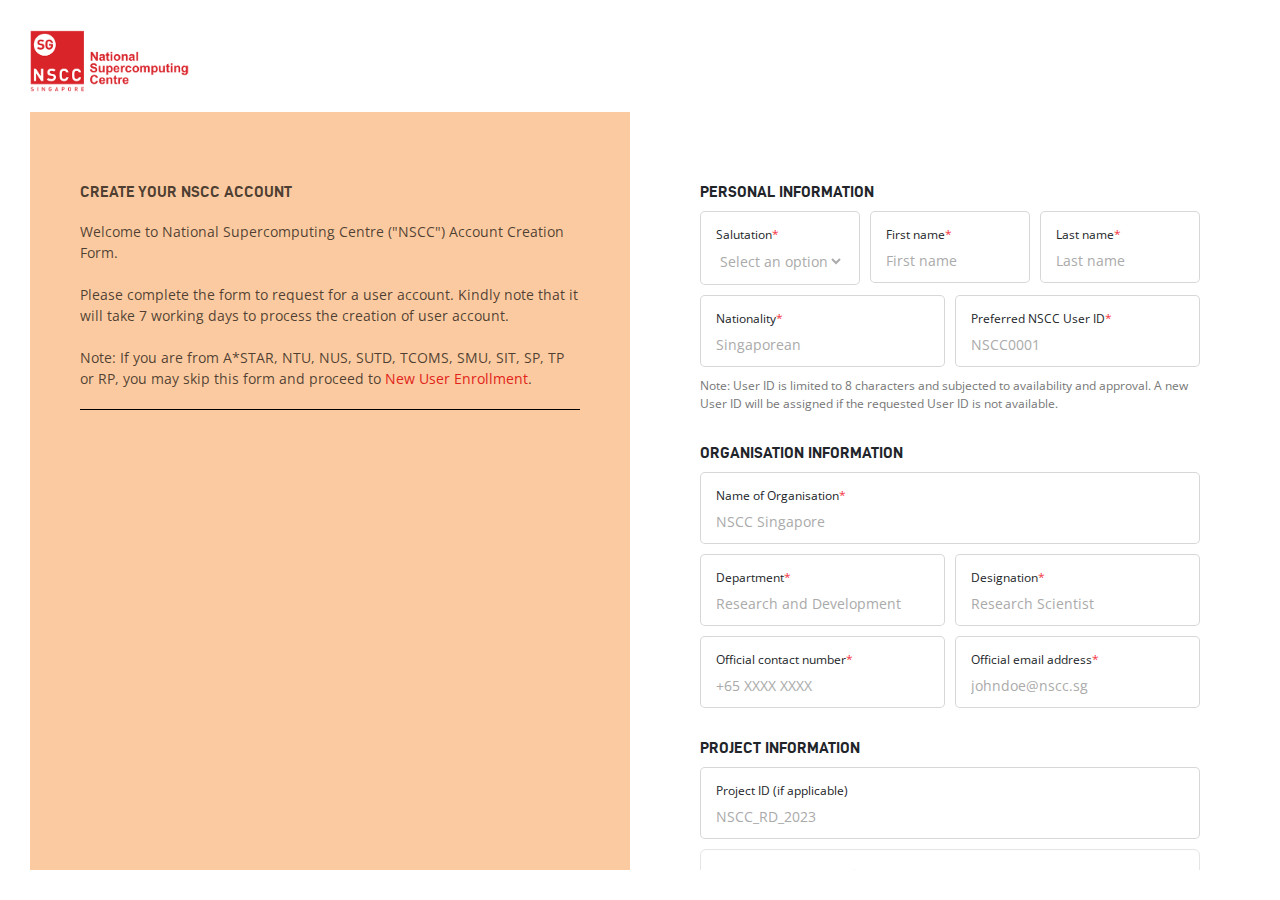
<file: index.html>
<!DOCTYPE html>
<html lang="en">
	<head>
		<meta charset="utf-8" />
		<meta name="viewport" content="width=device-width, initial-scale=1, shrink-to-fit=no" />
		<meta name="description" content="" />
		<meta name="author" content="" />
		<title>Account Creation Form</title>
		<!-- favicon -->
		<link rel="icon" type="image/x-icon" href="im/favicon.ico" />
		<!-- fonts -->
		<link href="https://fonts.googleapis.com/css2?family=Open+Sans:ital,wght@0,300;0,400;0,600;0,700;0,800;1,300;1,400;1,600;1,700;1,800&display=swap" rel="stylesheet" />
		<!-- core theme ccs (includes bootstrap) -->
		<link href="css/styles.css" rel="stylesheet" />
		<link href="css/custom.css" rel="stylesheet" />
		<script src="https://www.google.com/recaptcha/api.js" async defer></script>
	</head>

	<body>
		<div class="new-container container-flex">
			<navbar>
				<a class="navbar-brand" href="#"><img src="im/logo.png" alt="nscc logo" /></a>
			</navbar>
			<div class="new-row row-flex">
				<div class="start-content" id="start-content">
					<h3>Create your NSCC Account</h3>
					<p>
						Welcome to National Supercomputing Centre (&quot;NSCC&quot;) Account Creation Form.<br /><br />
						Please complete the form to request for a user account. Kindly note that it will take 7 working days to process the creation of user account.<br /><br />
						Note: If you are from A*STAR, NTU, NUS, SUTD, TCOMS, SMU, SIT, SP, TP or RP, you may skip this form and proceed to <a href="https://user.nscc.sg/saml/">New User Enrollment</a>.
					</p>
					<div style="background-color: black; height: 1px"></div>
					<div class="hide-lg" style="display: flex; flex-direction: row; justify-content: flex-end">
						<button id="continue0" type="button" class="btn btn-primary">
							<h4>Get started</h4>
						</button>
					</div>
				</div>

				<div class="form-content" id="form-content">
					<div class="progress-bar vert-flex hide-md" id="progress-bar">
						<span id="dot-1" class="dot">
							<h3 class="prevent-select">1</h3>
						</span>
						<div id="progress-line-1" class="progress-line">
							<div id="progress-line-one" style="display: block; width: 0%; background-color: #e2231a"></div>
						</div>
						<span id="dot-2" class="dot">
							<h3 class="prevent-select">2</h3>
						</span>
						<div id="progress-line-2" class="progress-line">
							<div id="progress-line-two" style="display: block; width: 0%; background-color: #e2231a"></div>
						</div>
						<span id="dot-3" class="dot">
							<h3 class="prevent-select">3</h3>
						</span>
						<div id="progress-line-3" class="progress-line">
							<div id="progress-line-three" style="display: block; width: 0%; background-color: #e2231a"></div>
						</div>
						<span id="dot-4" class="dot">
							<h3 class="prevent-select">4</h3>
						</span>
					</div>
					<div class="step-1 step-content" id="step-1">
						<h3>Personal Information</h3>

						<div class="form-group">
							<div class="floating-label">
								<div class="form-field border-normal">
									<div>
										<label class="required" for="salutation">Salutation</label>
									</div>
									<select name="salutation" id="salutation" data-validation="">
										<option value="Default">Select an option</option>
										<option value="Mr">Mr</option>
										<option value="Mrs">Mrs</option>
										<option value="Ms">Ms</option>
										<option value="Dr">Dr</option>
										<option value="Prof">Prof</option>
									</select>
								</div>
								<span id="salutation-error" class="error-message"></span>
							</div>

							<div class="floating-label">
								<div class="form-field border-normal" onclick="selectInputField('firstname')">
									<div>
										<label class="required" for="firstname">First name</label>
									</div>
									<div>
										<input type="text" id="firstname" name="firstname" placeholder="First name" data-validation="required flow-g step-1" data-error-message="" onblur="removeFocusClass('firstname'); validateFormField('firstname')" onfocus="addFocusClass('firstname')" />
									</div>
								</div>
								<span id="firstname-error" class="error-message"></span>
							</div>

							<div class="floating-label">
								<div class="form-field border-normal" onclick="selectInputField('lastname')">
									<div>
										<label class="required" for="lastname">Last name</label>
									</div>
									<div>
										<input type="text" id="lastname" name="lastname" placeholder="Last name" data-validation="required flow-g step-1" data-error-message="" onblur="removeFocusClass('lastname'); validateFormField('lastname')" onfocus="addFocusClass('lastname')" />
									</div>
								</div>
								<span id="lastname-error" class="error-message"></span>
							</div>
						</div>

						<div class="form-group">
							<div class="floating-label">
								<div class="form-field border-normal" onclick="selectInputField('nationality')">
									<div>
										<label class="required" for="nationality">Nationality</label>
									</div>
									<div>
										<input type="text" id="nationality" name="nationality" placeholder="Singaporean" data-validation="required flow-g step-1" data-error-message="" onblur="removeFocusClass('nationality'); validateFormField('nationality')" onfocus="addFocusClass('nationality')" />
									</div>
								</div>
								<span id="nationality-error" class="error-message"></span>
							</div>

							<div class="floating-label">
								<div class="form-field border-normal" onclick="selectInputField('userid')">
									<div>
										<label class="required" for="userid">Preferred NSCC User ID</label>
									</div>
									<div>
										<input type="text" id="userid" name="userid" placeholder="NSCC0001" data-validation="required flow-g userid step-1" data-error-message="" onblur="removeFocusClass('userid'); validateFormField('userid')" onfocus="addFocusClass('userid')" />
									</div>
								</div>
								<span id="userid-error" class="error-message"></span>
							</div>
						</div>
						<span class="help-message">Note: User ID is limited to 8 characters and subjected to availability and approval. A new User ID will be assigned if the requested User ID is not available. </span>

						<div class="hide-md" style="display: flex; flex-direction: row; justify-content: flex-end">
							<button id="continue1" type="button" class="btn btn-primary">
								<h4>Continue</h4>
							</button>
						</div>
						<line class="hide-md"></line>
					</div>
					<div class="step-2 step-content" id="step-2">
						<h3>Organisation Information</h3>
						<div class="form-group">
							<div class="floating-label">
								<div class="form-field border-normal" onclick="selectInputField('organisation')">
									<div>
										<label class="required" for="organisation">Name of Organisation</label>
									</div>
									<div>
										<input type="text" id="organisation" name="organisation" placeholder="NSCC Singapore" data-validation="required flow-g step-2" data-error-message="" onblur="removeFocusClass('organisation'); validateFormField('organisation')" onfocus="addFocusClass('organisation')" />
									</div>
								</div>
								<span id="organisation-error" class="error-message"></span>
							</div>
						</div>

						<div class="form-group">
							<div class="floating-label">
								<div class="form-field border-normal" onclick="selectInputField('department')">
									<div>
										<label class="required" for="department">Department</label>
									</div>
									<div>
										<input type="text" id="department" name="department" placeholder="Research and Development" data-validation="required flow-g step-2" data-error-message="" onblur="removeFocusClass('department'); validateFormField('department')" onfocus="addFocusClass('department')" />
									</div>
								</div>
								<span id="department-error" class="error-message"></span>
							</div>

							<div class="floating-label">
								<div class="form-field border-normal" onclick="selectInputField('designation')">
									<div>
										<label class="required" for="designation">Designation</label>
									</div>
									<div>
										<input type="text" id="designation" name="designation" placeholder="Research Scientist" data-validation="required flow-g step-2" data-error-message="" onblur="removeFocusClass('designation'); validateFormField('designation')" onfocus="addFocusClass('designation')" />
									</div>
								</div>
								<span id="designation-error" class="error-message"></span>
							</div>
						</div>

						<div class="form-group">
							<div class="floating-label">
								<div class="form-field border-normal" onclick="selectInputField('contact_number')">
									<div>
										<label class="required" for="contact_number">Official contact number</label>
									</div>
									<div>
										<input type="text" id="contact_number" name="contact_number" placeholder="+65 XXXX XXXX" data-validation="required flow-g step-2" data-error-message="" onblur="removeFocusClass('contact_number'); validateFormField('contact_number')" onfocus="addFocusClass('contact_number')" />
									</div>
								</div>
								<span id="contact_number-error" class="error-message"></span>
							</div>

							<div class="floating-label">
								<div class="form-field border-normal" onclick="selectInputField('email_address')">
									<div>
										<label class="required" for="email_address">Official email address</label>
									</div>
									<div>
										<input type="email" id="email_address" name="email_address" placeholder="johndoe@nscc.sg" data-validation="required flow-g step-2 email" data-error-message="" onblur="removeFocusClass('email_address'); validateFormField('email_address')" onfocus="addFocusClass('email_address')" />
									</div>
								</div>
								<span id="email_address-error" class="error-message"></span>
							</div>
						</div>

						<div class="hide-md" style="display: flex; flex-direction: row; justify-content: space-between">
							<button id="back1" type="button" class="btn btn-back">
								<img src="im/back.svg" alt="Back Arrow" />
								<h4>Back</h4>
							</button>
							<button id="continue2" type="button" class="btn btn-primary">
								<h4>Continue</h4>
							</button>
						</div>
						<line class="hide-md"></line>
					</div>
					
					<div class="step-3 step-content" id="step-3">
						<h3>Project Information</h3>
						<div class="form-group">
							<div class="floating-label">
								<div class="form-field border-normal" onclick="selectInputField('projec_id')">
									<div>
										<label for="projec_id">Project ID (if applicable)</label>
									</div>
									<div>
										<input type="text" id="projec_id" name="projec_id" placeholder="NSCC_RD_2023" data-validation="" data-error-message="" onblur="removeFocusClass('projec_id'); validateFormField('projec_id')" onfocus="addFocusClass('projec_id')" />
									</div>
								</div>
								<span id="projec_id-error" class="error-message"></span>
							</div>
						</div>

						<div class="form-control para-group">
							<div class="checkbox-group">
								<h3 style="text-transform: none">Research Collaboration</h3>
								<p class="required">Please indicate if your project involves other collaborators</p>
							</div>
							<div class="checkbox-group">
								<div class="form-check">
									<input class="form-check-input" onclick="handleRadioChange('A')" type="radio" name="exampleRadios" id="researchcollaboration1" />
									<label class="form-check-label" onclick="handleRadioChange('A')" for="researchcollaboration1"> Stakeholder collaborators i.e. A*STAR, NTU, NUS, SUTD </label>
								</div>
								<div class="form-check">
									<input class="form-check-input" onclick="handleRadioChange('B')" type="radio" name="exampleRadios" id="researchcollaboration2" />
									<label class="form-check-label" onclick="handleRadioChange('B')" for="researchcollaboration2"> Government agencies </label>
								</div>
								<div class="form-check">
									<input class="form-check-input" onclick="handleRadioChange('C')" type="radio" name="exampleRadios" id="researchcollaboration3" />
									<label class="form-check-label" onclick="handleRadioChange('C')" for="researchcollaboration3"> Other research collaborators such as IHLs or corporations </label>
								</div>
								<div class="form-check">
									<input class="form-check-input" onclick="handleRadioChange('D')" type="radio" name="exampleRadios" id="researchcollaboration4" />
									<label class="form-check-label" onclick="handleRadioChange('D')" for="researchcollaboration4"> The project does not involve other collaborators </label>
								</div>
							</div>
							<div class="floating-label option-b">
								<div class="form-field border-normal" onclick="selectInputField('governmentagencies')">
									<div>
										<label class="required" for="governmentagencies">Specify the government agencies</label>
									</div>
									<div>
										<input type="text" id="governmentagencies" name="governmentagencies" placeholder="Singapore Consortium for Synthetic Biology" data-validation="required flow-c step-3" data-error-message="This field is required for the selection of &ldquo;Government agencies&rdquo;" onblur="removeFocusClass('governmentagencies'); validateFormField('governmentagencies')" onfocus="addFocusClass('governmentagencies')" />
									</div>
								</div>
								<span id="governmentagencies-error" class="error-message"></span>
							</div>
							<div class="floating-label option-c">
								<div class="form-field border-normal" onclick="selectInputField('otherresearchcollaborators')">
									<div>
										<label class="required" for="otherresearchcollaborators">Specify the other research collaborators</label>
									</div>
									<div>
										<input type="text" id="otherresearchcollaborators" name="otherresearchcollaborators" placeholder="IHLs or corporations" data-validation="required flow-d step-3" data-error-message="Please specify the other research collaborators" onblur="removeFocusClass('otherresearchcollaborators'); validateFormField('otherresearchcollaborators')" onfocus="addFocusClass('otherresearchcollaborators')" />
									</div>
								</div>
								<span id="otherresearchcollaborators-error" class="error-message"></span>
							</div>
						</div>

						<div class="flow-a form-control para-group hide-start">
							<div class="checkbox-group">
								<h3 style="text-transform: none">Research Domains</h3>
								<p class="required">Please indicate the domains that your project is related to</p>
							</div>
							<div class="checkbox-group checkbox-researchdomain">
								<div class="form-check">
									<input class="form-check-input" type="checkbox" value="" id="researchdomain1" />
									<label class="form-check-label" for="researchdomain1"> Manufacturing, Trade and Connectivity </label>
								</div>
								<div class="form-check">
									<input class="form-check-input" type="checkbox" value="" id="researchdomain2" />
									<label class="form-check-label" for="researchdomain2"> Human Health and Potential </label>
								</div>
								<div class="form-check">
									<input class="form-check-input" type="checkbox" value="" id="researchdomain3" />
									<label class="form-check-label" for="researchdomain3"> Urban Solutions and Sustainability </label>
								</div>
								<div class="form-check">
									<input class="form-check-input" type="checkbox" value="" id="researchdomain4" />
									<label class="form-check-label" for="researchdomain4"> Smart Nation and Digital Economy </label>
								</div>
								<div class="form-check">
									<input class="form-check-input" type="checkbox" value="" id="researchdomain5" />
									<label class="form-check-label" for="researchdomain5"> Others, please provide details below </label>
								</div>
								<span id="researchdomaincheckbox-error" class="error-message"></span>
							</div>
							<div class="floating-label" style="display: none">
								<div class="form-field border-normal" onclick="selectInputField('otherdomains')">
									<div>
										<label class="required" for="otherdomains">Please specify the other domains</label>
									</div>
									<div>
										<input type="text" id="otherdomains" name="otherdomains" placeholder="Other domains" data-validation="required flow-e step-3" data-error-message="" onblur="removeFocusClass('otherdomains'); validateFormField('otherdomains')" onfocus="addFocusClass('otherdomains')" />
									</div>
								</div>
								<span id="otherdomains-error" class="error-message"></span>
							</div>
						</div>

						<div class="flow-a form-control para-group">
							<div class="checkbox-group">
								<h3 style="text-transform: none">Project Details</h3>
								<p class="required">Is your research project linked to a National Programme?</p>
							</div>
							<div class="checkbox-group">
								<div class="form-check">
									<input class="form-check-input" onclick="noyesChange('A')" type="radio" name="nationalprogrammeradio" id="nationalprogrammeradio1" />
									<label class="form-check-label" onclick="noyesChange('A')" for="nationalprogrammeradio1"> No </label>
								</div>
								<div class="form-check">
									<input class="form-check-input" onclick="noyesChange('B')" type="radio" name="nationalprogrammeradio" id="nationalprogrammeradio2" />
									<label class="form-check-label" onclick="noyesChange('B')" for="nationalprogrammeradio2"> Yes </label>
								</div>
								<span id="nationalprogrammeradio-error" class="error-message"></span>
							</div>
							<div class="floating-label yesField">
								<div class="form-field border-normal" onclick="selectInputField('nationalprogramme')">
									<div>
										<label class="required" for="nationalprogramme">Indicate the name of the National Programme and Implementation Agency (IA)</label>
									</div>
									<div>
										<input type="text" id="nationalprogramme" name="nationalprogramme" placeholder="National Programme and Implementation Agency (IA)" data-validation="required flow-f step-3" data-error-message="This field is required for the selection of &ldquo;Yes&rdquo;" onblur="removeFocusClass('nationalprogramme'); validateFormField('nationalprogramme')" onfocus="addFocusClass('nationalprogramme')" />
									</div>
								</div>
								<span id="nationalprogramme-error" class="error-message"></span>
							</div>
							<div class="floating-label">
								<div class="form-field border-normal" onclick="selectInputField('projecttitle')">
									<div>
										<label class="required" for="projecttitle">Project title</label>
									</div>
									<div>
										<input type="text" id="projecttitle" name="projecttitle" placeholder="Project Title" data-validation="required flow-a step-3" data-error-message="" onblur="removeFocusClass('projecttitle'); validateFormField('projecttitle')" onfocus="addFocusClass('projecttitle')" />
									</div>
								</div>
								<span id="projecttitle-error" class="error-message"></span>
							</div>

							<div class="floating-label">
								<div class="form-field border-normal" onclick="selectInputField('projectdescription')">
									<div>
										<label class="required" for="projectdescription">Project description</label>
									</div>
									<div>
										<input type="text" id="projectdescription" name="projectdescription" placeholder="Project description" data-validation="required flow-a step-3" data-error-message="" onblur="removeFocusClass('projectdescription'); validateFormField('projectdescription')" onfocus="addFocusClass('projectdescription')" />
									</div>
								</div>
								<span id="projectdescription-error" class="error-message"></span>
							</div>

							<div class="floating-label">
								<div class="form-field border-normal" onclick="selectInputField('projectduration')">
									<div>
										<label class="required" for="projectduration">Project duration (include start date and end date, if possible)</label>
									</div>
									<div>
										<input type="text" id="projectduration" name="projectduration" placeholder="DD/MM/YYYY - DD/MM/YYYY" data-validation="required flow-a step-3" data-error-message="" onblur="removeFocusClass('projectduration'); validateFormField('projectduration')" onfocus="addFocusClass('projectduration')" />
									</div>
								</div>
								<span id="projectduration-error" class="error-message"></span>
							</div>
						</div>

						<div class="flow-a form-control para-group">
							<div class="checkbox-group">
								<h3 style="text-transform: none">Utilisation Projection</h3>
								<p>This is an indication of the compute resources required which will be subjected to approval. You may leave blank if unsure.</p>
							</div>
							<div class="floating-label">
								<div class="form-field border-normal" onclick="selectInputField('cpucorehours')">
									<div>
										<label for="cpucorehours">Estimated CPU core hours required</label>
									</div>
									<div>
										<input type="text" id="cpucorehours" name="cpucorehours" placeholder="CPU core hours" data-validation="" data-error-message="" onblur="removeFocusClass('cpucorehours'); validateFormField('cpucorehours')" onfocus="addFocusClass('cpucorehours')" />
									</div>
								</div>
								<span id="nationality-error" class="error-message"></span>
							</div>

							<div class="floating-label">
								<div class="form-field border-normal" onclick="selectInputField('gpucardhours')">
									<div>
										<label for="gpucardhours">Estimated GPU card hours required</label>
									</div>
									<div>
										<input type="text" id="gpucardhours" name="gpucardhours" placeholder="GPU card hours" data-validation="" data-error-message="" onblur="removeFocusClass('gpucardhours'); validateFormField('gpucardhours')" onfocus="addFocusClass('gpucardhours')" />
									</div>
								</div>
								<span id="userid-error" class="error-message"></span>
							</div>

							<div class="floating-label">
								<div class="form-field border-normal" onclick="selectInputField('storage')">
									<div>
										<label for="storage">Estimated storage (GB) required</label>
									</div>
									<div>
										<input type="text" id="storage" name="storage" placeholder="Storage (GB)" data-validation="" data-error-message="" onblur="removeFocusClass('storage'); validateFormField('storage')" onfocus="addFocusClass('storage')" />
									</div>
								</div>
								<span id="userid-error" class="error-message"></span>
							</div>
						</div>

						<div class="flow-b form-control para-group hide-start">
							<div class="checkbox-group">
								<h3 style="text-transform: none">Collaboration with Stakeholders (A*STAR, NTU, NUS, SUTD)</h3>
								<p>
									You have indicated that you are collaborating with our stakeholders. <br /><br />
									For creation of a user account for an external collaborator (i.e., not part of the stakeholder organisations), we will need an endorsement from either the project owner or the principal investigator (PI) of an existing NSCC project. <br /><br />
									The project owner/PI will act as the sponsor for the created account and be responsible for the account created. Your account must be added to at least one ongoing project that belongs to the sponsor. <br /><br />
									Please provide the following information for your account sponsor:
								</p>
							</div>
							<div class="form-group">
								<div class="floating-label">
									<div class="form-field border-normal" onclick="selectInputField('sponsorfirstname')">
										<div>
											<label class="required" for="sponsorfirstname">First name</label>
										</div>
										<div>
											<input type="text" id="sponsorfirstname" name="sponsorfirstname" placeholder="John" data-validation="required flow-b step-3" data-error-message="" onblur="removeFocusClass('sponsorfirstname'); validateFormField('sponsorfirstname')" onfocus="addFocusClass('sponsorfirstname')" />
										</div>
									</div>
									<span id="sponsorfirstname-error" class="error-message"></span>
								</div>

								<div class="floating-label">
									<div class="form-field border-normal" onclick="selectInputField('sponsorlastname')">
										<div>
											<label class="required" for="sponsorlastname">Last name</label>
										</div>
										<div>
											<input type="text" id="sponsorlastname" name="sponsorlastname" placeholder="Doe" data-validation="required flow-b step-3" data-error-message="" onblur="removeFocusClass('sponsorlastname'); validateFormField('sponsorlastname')" onfocus="addFocusClass('sponsorlastname')" />
										</div>
									</div>
									<span id="sponsorlastname-error" class="error-message"></span>
								</div>
							</div>

							<div class="form-group">
								<div class="floating-label">
									<div class="form-field border-normal" onclick="selectInputField('sponsornationality')">
										<div>
											<label class="required" for="sponsornationality">Nationality</label>
										</div>
										<div>
											<input type="text" id="sponsornationality" name="sponsornationality" placeholder="Singaporean" data-validation="required flow-b step-3" data-error-message="" onblur="removeFocusClass('sponsornationality'); validateFormField('sponsornationality')" onfocus="addFocusClass('sponsornationality')" />
										</div>
									</div>
									<span id="sponsornationality-error" class="error-message"></span>
								</div>
								<div class="floating-label">
									<div class="form-field border-normal" onclick="selectInputField('sponsororganisation')">
										<div>
											<label class="required" for="sponsororganisation">Name of Organisation</label>
										</div>
										<div>
											<input type="text" id="sponsororganisation" name="sponsororganisation" placeholder="NSCC Singapore" data-validation="required flow-b step-3" data-error-message="" onblur="removeFocusClass('sponsororganisation'); validateFormField('sponsororganisation')" onfocus="addFocusClass('sponsororganisation')" />
										</div>
									</div>
									<span id="sponsororganisation-error" class="error-message"></span>
								</div>
							</div>

							<div class="form-group">
								<div class="floating-label">
									<div class="form-field border-normal" onclick="selectInputField('sponsordepartment')">
										<div>
											<label class="required" for="sponsordepartment">Department</label>
										</div>
										<div>
											<input type="text" id="sponsordepartment" name="sponsordepartment" placeholder="Research and Development" data-validation="required flow-b step-3" data-error-message="" onblur="removeFocusClass('sponsordepartment'); validateFormField('sponsordepartment')" onfocus="addFocusClass('sponsordepartment')" />
										</div>
									</div>
									<span id="sponsordepartment-error" class="error-message"></span>
								</div>

								<div class="floating-label">
									<div class="form-field border-normal" onclick="selectInputField('sponsordesignation')">
										<div>
											<label class="required" for="sponsordesignation">Designation</label>
										</div>
										<div>
											<input type="text" id="sponsordesignation" name="sponsordesignation" placeholder="Research Scientist" data-validation="required flow-b step-3" data-error-message="" onblur="removeFocusClass('sponsordesignation'); validateFormField('sponsordesignation')" onfocus="addFocusClass('sponsordesignation')" />
										</div>
									</div>
									<span id="sponsordesignation-error" class="error-message"></span>
								</div>
							</div>

							<div class="form-group">
								<div class="floating-label">
									<div class="form-field border-normal" onclick="selectInputField('sponsorcontact_number')">
										<div>
											<label class="required" for="sponsorcontact_number">Official contact number</label>
										</div>
										<div>
											<input type="text" id="sponsorcontact_number" name="sponsorcontact_number" placeholder="+65 XXXX XXXX" data-validation="required flow-b step-3" data-error-message="" onblur="removeFocusClass('sponsorcontact_number'); validateFormField('sponsorcontact_number')" onfocus="addFocusClass('sponsorcontact_number')" />
										</div>
									</div>
									<span id="sponsorcontact_number-error" class="error-message"></span>
								</div>

								<div class="floating-label">
									<div class="form-field border-normal" onclick="selectInputField('sponsoremail_address')">
										<div>
											<label class="required" for="sponsoremail_address">Official email address</label>
										</div>
										<div>
											<input type="email" id="sponsoremail_address" name="sponsoremail_address" placeholder="johndoe@nscc.sg" data-validation="required flow-b step-3 email" data-error-message="" onblur="removeFocusClass('sponsoremail_address'); validateFormField('sponsoremail_address')" onfocus="addFocusClass('sponsoremail_address')" />
										</div>
									</div>
									<span id="sponsoremail_address-error" class="error-message"></span>
								</div>
							</div>
						</div>

						<div class="flow-b form-control para-group">
							<div class="checkbox-group">
								<p>Please upload the endorsement email from your PI with the following acknowledgements</p>
								<ol style="margin: 0">
									<li>To act as the sponsor for the creation of your account.</li>
									<li>To add you to their project, specifying the project ID.</li>
								</ol>
							</div>

							<div class="form-group">
								<div class="input-group has-validation">
									<div class="row-flex-max">
										<input class="form-control" type="file" id="formFile" style="display: flex; padding: 16px; padding-left: 22px" />
										<label for="formFile" class="form-label required">Upload completed sponsorship form</label>
									</div>
									<div class="invalid-feedback">Please upload a valid sponsorship form in PDF or Word format with extension .pdf, .doc, or .docx.</div>
								</div>
							</div>
						</div>

						<div class="hide-md" style="display: flex; flex-direction: row; justify-content: space-between">
							<button id="back2" type="button" class="btn btn-back">
								<img src="im/back.svg" alt="Back Arrow" />
								<h4>Back</h4>
							</button>
							<button id="continue3" type="button" class="btn btn-primary">
								<h4>Continue</h4>
							</button>
						</div>
						<line class="hide-md"></line>
					</div>
					<div class="flow-c step-4 step-content" id="step-4">
						<h3>Policy Acceptance</h3>
						<div class="form-control para-group">
							<p>
								Our Privacy Statement sets out how we collect, use or disclose personal data that you have provided to us by completing this form.<br /><br />
								Our Acceptable Use Policy are intended to ensure NSCC users utilize the national high performance computing (HPC) resources in a responsible and appropriate manner.<br /><br />
								By submitting this form, you are accepting and consenting to:
							</p>

							<h3 style="text-transform: none">NSCC's Privacy Statement</h3>
							<div class="checkbox-group">
								<div class="form-check">
									<input class="form-check-input" type="checkbox" value="" id="privacystatement" data-validation="flow-g step-4 checkbox" data-error-message="Please confirm you accept the Privacy Statement" />
									<label class="form-check-label" for="privacystatement" style="font-size: 14px">
										<span class="required">I acknowledge that I have read and agree to the terms in the <a href="https://www.nscc.sg/privacy-statement" target="_blank">Privacy Statement</a>.</span>
									</label>
								</div>
								<span id="privacystatement-error" class="error-message"></span>
							</div>

							<h3 style="text-transform: none">NSCC's Acceptable Use Policy</h3>
							<div class="checkbox-group">
								<div class="form-check">
									<input class="form-check-input" type="checkbox" value="" id="acceptableusepolicy" data-validation="flow-g step-4 checkbox" data-error-message="Please confirm you accept NSCC's Acceptable Use Policy" />
									<label class="form-check-label" for="acceptableusepolicy" style="font-size: 14px">
										<span class="required">I agree to NSCC's <a href="https://help.nscc.sg/aup/" target="_blank">Acceptable Use Policy</a>.</span>
									</label>
								</div>
								<span id="acceptableusepolicy-error" class="error-message"></span>
							</div>

							<p>For further assistance, please contact us at <a href="mailto:bizdev@nscc.sg" target="_blank">bizdev@nscc.sg</a>.</p>
						</div>

						<div class="form-group">
							<form action="?" method="POST">
								<div class="g-recaptcha" data-sitekey="6Le_RcMlAAAAAF-Tmm2ezyxMPNfmXVCSDBYBxPvW" data-size="normal"></div>
								<span id="recaptcha-error" class="error-message"></span>
							</form>
							<div class="button-group">
								<button id="back3" type="button" class="btn btn-back hide-md">
									<img src="im/back.svg" alt="Back Arrow" />
									<h4>Back</h4>
								</button>
								<button id="submit-button" type="button" class="btn btn-primary">
									<h4>Create Account</h4>
								</button>
							</div>
						</div>

						<line></line>
					</div>
				</div>
			</div>
		</div>

		<!-- Modal -->
		<div class="modal fade" id="exampleModal" tabindex="-1" aria-labelledby="exampleModalLabel" aria-hidden="true">
			<div class="modal-dialog modal-dialog-centered">
				<div class="modal-content">
					<div class="modal-header" style="border-bottom: none; z-index: +1">
						<button type="button" class="btn-close" data-bs-dismiss="modal" aria-label="Close" style="box-shadow: none"></button>
					</div>
					<div class="modal-body" style="height: 100%; width: 100%">
						<div class="group-box" style="padding-top: 50px; padding-bottom: 50px">
							<h3 style="text-transform: none">Your request has been submitted!</h3>
							<p class="text-center">A copy of the form submission has been sent to your email address.</p>
						</div>
					</div>
				</div>
			</div>
		</div>

		<script src="js/custom.js"></script>

		<!-- bootstrap core js -->
		<script src="https://cdn.jsdelivr.net/npm/bootstrap@5.2.3/dist/js/bootstrap.bundle.min.js"></script>
		<!-- core theme js -->
		<script src="js/scripts.js"></script>

		<!-- bootstrap core js -->
		<script src="https://cdn.jsdelivr.net/npm/bootstrap@5.2.3/dist/js/bootstrap.bundle.min.js"></script>
		<!-- core theme js -->
		<script src="js/scripts.js"></script>
	</body>
</html>
</file>
<file: css/custom.css>
/********** color **********/
:root {
	--color-offwhite: #e5e5e5;
	--color-red: #e2231a;
	--color-green: #cbcdc2;
	--color-cool-grey: #788691;
	--color-blue: #275da5;
	--color-error-red: #f4333d;
	--color-white: #ffffff;
	--color-black: #000000;
	--color-background: #040218;

	--navbar-height: 62.1px;
}

/********** fonts **********/
@font-face {
	font-family: "d-dindin-bold";
	src: url("../fonts/d-din-bold-webfont.woff2") format("woff2"), url("../fonts/d-din-bold-webfont.woff") format("woff");
	font-weight: normal;
	font-style: normal;
}

body {
	font-family: "Open Sans", Arial, Helvetica, sans-serif;
	font-size: 14px;

	margin: 12px 15px;
	padding: 0;

	display: flex;
	flex-direction: column;
	justify-content: space-between;
	row-gap: 12px;

	height: 100vh;
	overflow: hidden;
}

h6,
.h6,
h5,
.h5,
h4,
.h4,
h3,
.h3,
h2,
.h2,
h1,
.h1,
p,
.p {
	margin: 0;
	padding: 0;

	-webkit-user-select: none; /* Safari */
	-ms-user-select: none; /* IE 10 and IE 11 */
	user-select: none; /* Standard syntax */
}

h3 {
	font-family: "d-dindin-bold", serif;
	font-size: 16px;
	text-transform: uppercase;

	-webkit-user-select: none; /* Safari */
	-ms-user-select: none; /* IE 10 and IE 11 */
	user-select: none; /* Standard syntax */
}

h4 {
	font-family: "d-dindin-bold", serif;
	font-size: 12px;
	line-height: 13px;

	display: flex;
	align-items: center;
	text-align: center;

	margin-top: 0rem;
	margin-bottom: 0rem;
}

a {
	text-decoration: none;
	color: var(--color-red);
}

/********** hide at start **********/
.hide-start {
	display: show !important;
}

.hide-section {
	display: none !important;
}

.hide-form {
	display: none !important;
}

.flow-a,
.flow-b,
.flow-c {
	display: none !important;
}

.flow-a.flow-block,
.flow-b.flow-block,
.flow-c.flow-block {
	display: flex !important;
}

.option-b,
.option-c,
.yesField {
	display: none !important;
}

.option-b.flow-block,
.option-c.flow-block,
.yesField.flow-block {
	display: flex !important;
}

/********** flex **********/
.flex {
	display: flex;
	flex-direction: column;
	justify-content: space-between;
	row-gap: 30px;
}

.vert-flex {
	display: flex;
	flex-direction: row;
	justify-content: space-between;

	align-items: center;
}

/********** navbar **********/
.navbar-brand img {
	width: 160px;
	height: auto;
}

/********** button **********/
.btn-primary {
	--bs-btn-padding-y: 7px;
	--bs-btn-padding-x: 20px;
	background: var(--color-red);
	border-radius: 5px;
	border: var(--color-red);
}

.btn-back {
	display: flex;
	flex-direction: row;
	gap: 2px;

	padding: 7px 5px;
}

.btn-back > h4 {
	color: var(--color-black);
	opacity: 25%;
}

.btn-back > img {
	padding-top: 2px;
}

.button-group {
	display: flex;
	justify-content: space-between;
	align-items: flex-end;
}

.form-check-label {
	display: flex;
	padding-left: 15px;
	padding-top: 4px;
}

.form-check-input {
	width: 25px;
	height: 25px;
	box-shadow: none !important;
}

.form-check-input:focus {
	border-width: 1.5px;
	border-color: var(--color-blue);
	background-color: var(--color-offwhite);
}

.form-check-input:checked {
	background-color: var(--color-blue);
}

/********** line **********/
line {
	height: 1px;
	background-color: var(--color-black);
}

/********** progress bar **********/
.dot {
	height: 40px;
	width: 40px;
	background-color: var(--color-offwhite);
	border-radius: 50%;
	display: inline-block;

	color: var(--color-white);

	border-style: solid;
	border-width: 1.5px;
	border-color: var(--color-white);

	display: flex;
	justify-content: center;
	align-items: center;
}

.dot-red {
	background-color: var(--color-red);
}

.progress-line {
	display: flex;

	height: 1.5px;
	background-color: var(--color-offwhite);
	flex-grow: 1;
}

.progress-bar {
	width: 100%;
}

/********** form field **********/
.form-control {
	box-shadow: none !important;
	border-width: 1px;
	border-color: var(--color-offwhite);
}

.form-control:focus {
	border-width: 1.5px;
	border-color: var(--color-blue);
}

.was-validated .form-control:invalid,
.form-control.is-invalid {
	border-width: 1.5px;
	border-color: var(--color-error-red);
	fill: var(--color-error-red);
	background-image: url("data:image/svg+xml,%3csvg xmlns='http://www.w3.org/2000/svg' viewBox='0 0 12 12' width='12' height='12' fill='none' stroke='%23f4333d'%3e%3ccircle cx='6' cy='6' r='4.5'/%3e%3cpath stroke-linejoin='round' d='M5.8 3.6h.4L6 6.5z'/%3e%3ccircle cx='6' cy='8.2' r='.6' fill='%23f4333d' stroke='none'/%3e%3c/svg%3e");
}

.invalid-feedback {
	display: none;
	color: var(--color-error-red);
	margin-top: 10px;
	padding-left: 5px;
	padding-right: 5px;
}

.help-text {
	display: block;
	color: var(--color-black);
	margin-top: 10px;
	padding-left: 5px;
	padding-right: 5px;
}

.form-label {
	margin-top: 10px;
	padding-left: 5px;
	padding-right: 5px;
}

.para-group {
	display: flex;
	flex-direction: column;
	gap: 15px;

	padding: 16px;
	font-size: 14px;
}

.checkbox-group {
	display: flex;
	flex-direction: column;
	gap: 5px;
	font-size: 14px;
}

/********** mobile **********/
body {
	height: 100vh;
	overflow: auto;
	margin: 0;
}

.container-flex {
	display: flex;
	flex-direction: column;
	gap: 12px;

	padding: 12px 15px;
}

.row-flex {
	display: grid;
	grid-auto-flow: row;
	grid-auto-columns: 1fr;
	gap: 20px;
}

.row-flex-max {
	display: grid;
	grid-auto-flow: row;
	grid-auto-columns: 1fr;
	width: 100%;
}

.start-content {
	height: calc(100vh - var(--navbar-height) - 36px);
	flex-grow: 1;
	color: rgba(0, 0, 0, 0.7);
	background-color: #fbcaa0;
	overflow-y: auto;

	display: flex;
	flex-direction: column;
	gap: 30px;

	padding: 50px 25px;
}

.form-content {
	flex-grow: 1;
	overflow-y: auto;

	display: flex;
	flex-direction: column;
	gap: 30px;

	padding: 25px 15px;
}

.form-group {
	display: grid;
	grid-auto-flow: row;
	grid-auto-columns: 1fr;
	gap: 10px;
}

.step-content {
	display: flex;
	flex-direction: column;
	gap: 10px;
}

.hide-sm {
	display: none;
}

/********** tablets **********/
@media (min-width: 768px) {
	body {
		height: 100vh;
		overflow: auto;
		margin: 0;
	}

	.container-flex {
		display: flex;
		flex-direction: column;
		gap: 16px;

		padding: 16px 22px;
	}

	.row-flex {
		display: grid;
		grid-auto-flow: row;
		grid-auto-columns: 1fr;
		gap: 20px;
	}

	.start-content {
		height: calc(100vh - var(--navbar-height) - 48px);
		flex-grow: 1;
		color: rgba(0, 0, 0, 0.7);
		background-color: #fbcaa0;
		overflow-y: auto;

		display: flex;
		flex-direction: column;
		gap: 20px;

		padding: 75px 35px;
	}

	.form-content {
		flex-grow: 1;
		background-color: var(--color-white);
		overflow: auto;

		display: flex;
		flex-direction: column;
		gap: 30px;

		padding: 70px 50px;
	}

	.form-group {
		display: grid;
		grid-auto-flow: column;
		grid-auto-columns: 1fr;
		gap: 10px;
	}

	.button-group {
		display: flex;
		justify-content: flex-end;
		align-items: flex-end;
	}

	.hide-md {
		display: none !important;
	}

	.hide-sm {
		display: block;
	}
}

/********** laptops **********/
@media (min-width: 992px) {
	body {
		height: 100vh;
		overflow: none;
		margin: 0;
	}

	.container-flex {
		display: flex;
		flex-direction: column;
		gap: 20px;

		padding: 30px;
	}

	.row-flex {
		display: grid;
		grid-auto-flow: column;
		grid-auto-columns: 1fr;
		gap: 20px;
	}
	.start-content {
		flex-grow: 1;
		height: calc(100vh - var(--navbar-height) - 80px);
		color: rgba(0, 0, 0, 0.7);
		background-color: #fbcaa0;
		overflow-y: auto;

		display: flex;
		flex-direction: column;
		gap: 20px;

		padding: 70px 50px;
	}
	.form-content {
		height: calc(100vh - var(--navbar-height) - 80px);
		overflow: scroll;
	}
	.hide-md {
		display: none !important;
	}
	.hide-lg {
		display: none !important;
	}
	.hide-sm {
		display: block;
	}
}

/********** utilities **********/
.prevent-select {
	-webkit-user-select: none; /* Safari */
	-ms-user-select: none; /* IE 10 and IE 11 */
	user-select: none; /* Standard syntax */
}

/********** overlay **********/
.overlay-container {
	position: fixed;
	z-index: 999;
	top: 0;
	left: 0;
	width: 100%;
	height: 100%;
	background-color: rgba(0, 0, 0, 0.5);
}

.modal {
	padding: 0;
	--bs-modal-padding: 0;
	--bs-modal-width: 350px !important;
}

.group-box {
	display: flex;
	flex-direction: column;
	gap: 5px;

	justify-content: center;
	align-items: center;

	margin-top: -46px;
	padding: 20px;
}

.group-box img {
	height: 175px;
	width: auto;
}

.required-text {
	color: var(--color-error-red) !important;
	background-color: red;
}

.form-select {
	padding: 0.375rem 0.75rem;
	font-family: "Open Sans", Arial, Helvetica, sans-serif;
	font-size: 14px;
	font-weight: 400;
	line-height: 1.5;
	color: #212529;
}

/********** new input form **********/

label {
	width: 100%;
	font-size: 12px;

	-webkit-user-select: none; /* Safari */
	-ms-user-select: none; /* IE 10 and IE 11 */
	user-select: none; /* Standard syntax */
}

input {
	width: 100%;
	padding: 0px;
	outline: none;
	border: none;
}

::placeholder {
	/* Chrome, Firefox, Opera, Safari 10.1+ */
	color: #aaaaaa;
	opacity: 1; /* Firefox */
}

:-ms-input-placeholder {
	/* Internet Explorer 10-11 */
	color: #aaaaaa;
}

::-ms-input-placeholder {
	/* Microsoft Edge */
	color: #aaaaaa;
}

.form-field {
	padding: 12px 16px;
	width: 100%;
	border-radius: 5px;

	display: flex;
	flex-direction: column;
	justify-content: space-between;
	row-gap: 6px;

	box-shadow: inset 0 0 0 1px #d7d7d7;
}

.border-normal:active {
	box-shadow: inset 0 0 0 1px var(--color-blue);
}

.border-focus {
	box-shadow: inset 0 0 0 2px var(--color-blue);
}

.error-message {
	display: none;

	color: #dc2929;
	font-size: 12px;

	-webkit-user-select: none; /* Safari */
	-ms-user-select: none; /* IE 10 and IE 11 */
	user-select: none; /* Standard syntax */
}

.error-message-show {
	display: block;
	padding-top: 6px;
}

.help-message {
	color: #777777;
	font-size: 12px;

	-webkit-user-select: none; /* Safari */
	-ms-user-select: none; /* IE 10 and IE 11 */
	user-select: none; /* Standard syntax */
}

.error-field {
	box-shadow: inset 0 0 0 1px #ef4444;
}

.error-field:active {
	box-shadow: inset 0 0 0 1px #ef4444;
}

.error-field.border-focus {
	box-shadow: inset 0 0 0 2px #ef4444;
}

.error-field input {
	color: #7f1d1d;
}

.floating-label {
	width: 100%;

	display: flex;
	flex-direction: column;
	justify-content: flex-start;

	padding: 0;
}

input.checkbox {
	width: 15px;
}

input.checkbox-text {
	font-size: 14px;
}

label.checkbox {
	font-size: 14px;
}

label.form-check-label {
	width: auto;
	font-size: 12px;
}

label.form-check-input {
	width: auto;
	padding: initial;
	outline: none;
	border: none;
}

select {
	outline: none;
	border: none;
	background: none;

	padding: 1px 0px 0.5px 0px;

	font-size: 14px;
	color: #aaaaaa;
}

select.selected {
	color: #000000;
}
</file>
